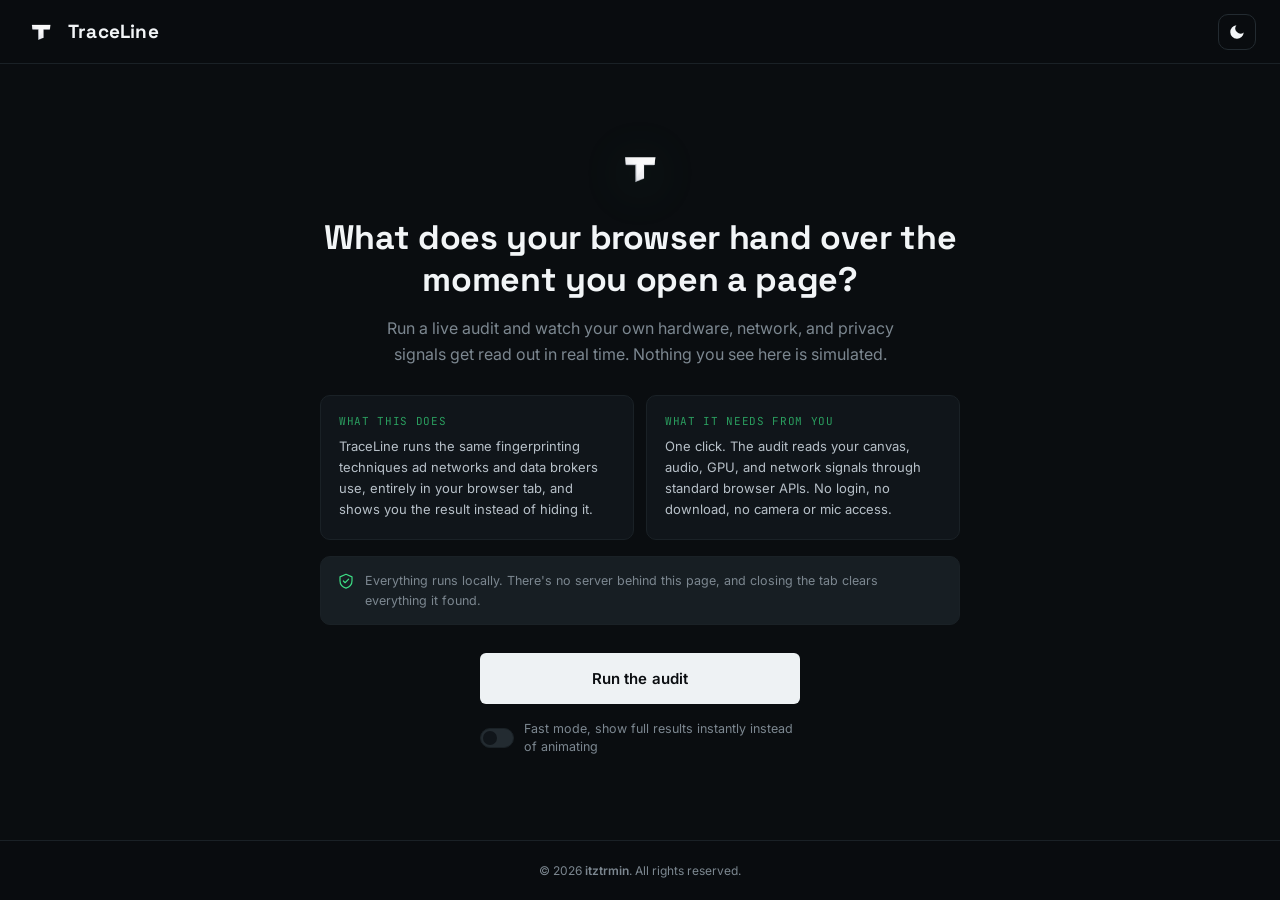
<file: index.html>
<!DOCTYPE html>
<html lang="en">
<head>
    <meta charset="UTF-8">
    <meta name="viewport" content="width=device-width, initial-scale=1.0, maximum-scale=1.0, user-scalable=no">
    <meta name="description" content="See exactly what a website can learn about your browser in one click. Real fingerprinting techniques, a live privacy score, and no data leaves your device.">
    <meta property="og:title" content="TraceLine, browser fingerprint audit">
    <meta property="og:description" content="See exactly what a website can learn about your browser in one click. Real fingerprinting techniques, a live privacy score, and no data leaves your device.">
    <meta property="og:image" content="assets/icons/favicon-512.png">
    <meta property="og:type" content="website">
    <meta name="theme-color" content="#0a0d10">
    <title>TraceLine, browser fingerprint audit</title>

    <link rel="icon" type="image/png" sizes="16x16" href="assets/icons/favicon-16.png">
    <link rel="icon" type="image/png" sizes="32x32" href="assets/icons/favicon-32.png">
    <link rel="icon" type="image/png" sizes="48x48" href="assets/icons/favicon-48.png">
    <link rel="apple-touch-icon" sizes="180x180" href="assets/icons/favicon-180.png">
    <link rel="icon" type="image/png" sizes="192x192" href="assets/icons/favicon-192.png">

    <link rel="preconnect" href="https://fonts.googleapis.com">
    <link rel="preconnect" href="https://fonts.gstatic.com" crossorigin>
    <link href="https://fonts.googleapis.com/css2?family=Space+Grotesk:wght@500;600;700&family=Inter:wght@400;500;600&family=JetBrains+Mono:wght@400;500;600&display=swap" rel="stylesheet">

    <link rel="stylesheet" href="css/base.css">
    <link rel="stylesheet" href="css/components.css">
    <link rel="stylesheet" href="css/terminal.css">
    <link rel="stylesheet" href="css/scorecards.css">
    <link rel="stylesheet" href="css/location.css">
</head>
<body>

<div id="ad-trap" class="ad-trap ad-banner ad-sponsor adsbox doubleclick ad-placeholder"></div>

<nav>
    <div class="brand">
        <img src="assets/icons/favicon-64.png" alt="" class="brand-mark" width="34" height="34">
        <span>TraceLine</span>
    </div>
    <button class="theme-toggle" id="theme-btn" aria-label="Toggle theme">
        <svg class="icon-moon" viewBox="0 0 24 24" xmlns="http://www.w3.org/2000/svg" aria-hidden="true">
            <path d="M21 12.79A9 9 0 1 1 11.21 3 7 7 0 0 0 21 12.79z"/>
        </svg>
        <svg class="icon-sun" viewBox="0 0 24 24" xmlns="http://www.w3.org/2000/svg" aria-hidden="true">
            <circle cx="12" cy="12" r="5"/>
            <line x1="12" y1="1" x2="12" y2="3"/><line x1="12" y1="21" x2="12" y2="23"/>
            <line x1="4.22" y1="4.22" x2="5.64" y2="5.64"/><line x1="18.36" y1="18.36" x2="19.78" y2="19.78"/>
            <line x1="1" y1="12" x2="3" y2="12"/><line x1="21" y1="12" x2="23" y2="12"/>
            <line x1="4.22" y1="19.78" x2="5.64" y2="18.36"/><line x1="18.36" y1="5.64" x2="19.78" y2="4.22"/>
        </svg>
    </button>
</nav>

<main>
    <div id="hero-container">
        <div class="hero-mark" aria-hidden="true">
            <img src="assets/icons/favicon-192.png" alt="" width="56" height="56">
        </div>

        <h1 class="title">What does your browser hand over the moment you open a page?</h1>
        <p class="subtitle">Run a live audit and watch your own hardware, network, and privacy signals get read out in real time. Nothing you see here is simulated.</p>

        <div class="info-row">
            <div class="info-card">
                <div class="info-card-label">What this does</div>
                <p>TraceLine runs the same fingerprinting techniques ad networks and data brokers use, entirely in your browser tab, and shows you the result instead of hiding it.</p>
            </div>
            <div class="info-card">
                <div class="info-card-label">What it needs from you</div>
                <p>One click. The audit reads your canvas, audio, GPU, and network signals through standard browser APIs. No login, no download, no camera or mic access.</p>
            </div>
        </div>

        <div class="privacy-note">
            <svg viewBox="0 0 24 24" fill="none" stroke="currentColor" stroke-width="1.6" stroke-linecap="round" stroke-linejoin="round" aria-hidden="true">
                <path d="M12 3 20 6.5v5.3c0 5-3.4 8.4-8 9.7-4.6-1.3-8-4.7-8-9.7V6.5Z"/>
                <path d="M8.5 12l2.3 2.3L15.5 9.5"/>
            </svg>
            <span>Everything runs locally. There's no server behind this page, and closing the tab clears everything it found.</span>
        </div>

        <button class="cta-btn" id="trap-button">Run the audit</button>

        <label class="fast-mode-toggle" for="fast-mode-checkbox">
            <input type="checkbox" id="fast-mode-checkbox">
            <span class="fast-mode-track" aria-hidden="true"><span class="fast-mode-thumb"></span></span>
            <span class="fast-mode-text">Fast mode, show full results instantly instead of animating</span>
        </label>
    </div>

    <div id="results-container">
        <div id="terminal-wrapper">
            <div id="terminal-titlebar">
                <span class="term-dot term-dot-red"></span>
                <span class="term-dot term-dot-yellow"></span>
                <span class="term-dot term-dot-green"></span>
                <span id="terminal-title-text">traceline / diagnostic shell</span>
            </div>
            <div id="terminal-output" role="log" aria-live="polite" aria-label="Security audit output"></div>
        </div>

        <div id="score-section" style="display:none"></div>

        <div id="location-section" style="display:none"></div>

        <div class="badge-row" id="badge-row">
            <button type="button" class="badge-btn" id="badge-miku" aria-label="Reload page">
                <img src="assets/badges/miku-approved.png" alt="This site is Miku approved" width="88" height="31" loading="lazy">
            </button>
            <button type="button" class="badge-btn" id="badge-css" aria-label="Reload page">
                <img src="assets/badges/css-awesome.png" alt="CSS is awesome" width="88" height="31" loading="lazy">
            </button>
        </div>

        <div class="bottom-actions">
            <button class="back-btn" id="back-btn">Back to start</button>
        </div>
    </div>
</main>

<footer>
    &copy; 2026 <a href="https://trmin.pages.dev" target="_blank" rel="noopener">itztrmin</a>. All rights reserved.
</footer>

<script src="js/core/theme.js"></script>
<script src="js/core/tl.js"></script>
<script src="js/engine/geo.js"></script>
<script src="js/engine/canvas.js"></script>
<script src="js/engine/audio.js"></script>
<script src="js/engine/gpu.js"></script>
<script src="js/engine/media.js"></script>
<script src="js/engine/system.js"></script>
<script src="js/engine/privacy.js"></script>
<script src="js/engine/collect.js"></script>
<script src="js/ui/terminal.js"></script>
<script src="js/ui/score.js"></script>
<script src="js/ui/scorecards.js"></script>
<script src="js/ui/location.js"></script>
<script src="js/ui/app.js"></script>
</body>
</html>
</file>
<file: css/base.css>
:root {
    --bg-color: #0a0d10;
    --bg-raised: #10151a;
    --text-color: #b7c0c8;
    --text-dim: #7c8790;
    --heading-color: #f2f5f7;
    --nav-bg: rgba(10, 13, 16, 0.85);
    --border-color: #232b31;
    --border-soft: #1a2126;
    --box-bg: #10151a;
    --btn-bg: #eef2f4;
    --btn-text: #0a0d10;
    --btn-hover: #ffffff;
    --btn-disabled: #1c2328;
    --btn-disabled-text: #4c565e;
    --term-bg: #0c1013;
    --term-text: #d7dee2;
    --term-cursor: #6b7680;
    --highlight-bg: #171e23;
    --link-color: #7c8790;
    --link-hover: #f2f5f7;
    --accent: #3ddc84;
    --accent-dim: #2a9e5f;
    --accent-red: #e8604a;
    --accent-amber: #e8b347;
    --font-mono: 'JetBrains Mono', 'SFMono-Regular', Consolas, Menlo, monospace;
    --font-sans: 'Inter', -apple-system, BlinkMacSystemFont, 'Segoe UI', Roboto, Helvetica, Arial, sans-serif;
    --font-display: 'Space Grotesk', 'Inter', sans-serif;
    --nav-height: 64px;
    --radius-sm: 6px;
    --radius-md: 10px;
    --radius-lg: 16px;
    --transition-fast: 0.16s ease;
    --transition-med: 0.3s cubic-bezier(0.4, 0, 0.2, 1);
}

body.light-mode {
    --bg-color: #f6f5f1;
    --bg-raised: #ffffff;
    --text-color: #3a4147;
    --text-dim: #6b7580;
    --heading-color: #0e1216;
    --nav-bg: rgba(246, 245, 241, 0.85);
    --border-color: #e0ded6;
    --border-soft: #eae8e1;
    --box-bg: #ffffff;
    --btn-bg: #0e1216;
    --btn-text: #f6f5f1;
    --btn-hover: #262c31;
    --btn-disabled: #e0ded6;
    --btn-disabled-text: #9b9b93;
    --term-bg: #ffffff;
    --term-text: #262c31;
    --term-cursor: #0e1216;
    --highlight-bg: #f1efe9;
    --link-color: #6b7580;
    --link-hover: #0e1216;
    --accent-dim: #1e8a52;
}

*,
*::before,
*::after {
    box-sizing: border-box;
}

html {
    scroll-behavior: smooth;
}

@media (prefers-reduced-motion: reduce) {
    html { scroll-behavior: auto; }
    *, *::before, *::after {
        animation-duration: 0.01ms !important;
        animation-iteration-count: 1 !important;
        transition-duration: 0.01ms !important;
        scroll-behavior: auto !important;
    }
}

body {
    background-color: var(--bg-color);
    color: var(--text-color);
    font-family: var(--font-sans);
    margin: 0;
    padding: 0;
    display: flex;
    flex-direction: column;
    min-height: 100vh;
    max-width: 100vw;
    overflow-x: hidden;
    transition: background-color var(--transition-med), color var(--transition-med);
}

main {
    flex: 1;
    display: flex;
    flex-direction: column;
    align-items: center;
    width: 100%;
    margin-top: var(--nav-height);
    padding: 32px 20px;
}

footer {
    width: 100%;
    text-align: center;
    padding: 22px;
    font-size: 12px;
    color: var(--text-dim);
    border-top: 1px solid var(--border-soft);
    margin-top: auto;
    background-color: var(--nav-bg);
    backdrop-filter: blur(8px);
    -webkit-backdrop-filter: blur(8px);
}

footer a {
    color: var(--link-color);
    text-decoration: none;
    font-weight: 600;
    transition: color var(--transition-fast);
}

footer a:hover {
    color: var(--link-hover);
}

::selection {
    background: var(--accent);
    color: #0a0d10;
}

*:focus-visible {
    outline: 2px solid var(--accent);
    outline-offset: 2px;
}

@media (max-width: 600px) {
    main {
        padding: 24px 16px;
    }
}
</file>
<file: css/components.css>
nav {
    width: 100%;
    height: var(--nav-height);
    background-color: var(--nav-bg);
    border-bottom: 1px solid var(--border-soft);
    display: flex;
    justify-content: space-between;
    align-items: center;
    padding: 0 24px;
    position: fixed;
    top: 0;
    left: 0;
    z-index: 1000;
    backdrop-filter: blur(10px);
    -webkit-backdrop-filter: blur(10px);
}

.brand {
    display: flex;
    align-items: center;
    gap: 10px;
    font-family: var(--font-display);
    font-size: clamp(16px, 4vw, 19px);
    font-weight: 700;
    color: var(--heading-color);
    letter-spacing: 0.2px;
    flex-shrink: 0;
}

.brand-mark {
    display: block;
    border-radius: 8px;
    flex-shrink: 0;
}

.theme-toggle {
    background: none;
    border: 1px solid var(--border-color);
    border-radius: var(--radius-md);
    cursor: pointer;
    padding: 7px 9px;
    display: flex;
    align-items: center;
    justify-content: center;
    color: var(--heading-color);
    width: 38px;
    height: 36px;
    flex-shrink: 0;
    transition: border-color var(--transition-fast), opacity var(--transition-fast);
    position: relative;
    overflow: hidden;
}

.theme-toggle:hover {
    opacity: 0.7;
    border-color: var(--link-hover);
}

.theme-toggle svg {
    width: 18px;
    height: 18px;
    position: absolute;
    top: 50%;
    left: 50%;
    transform: translate(-50%, -50%);
    transition: opacity var(--transition-fast), transform var(--transition-med);
    pointer-events: none;
}

.icon-moon {
    opacity: 1;
    fill: currentColor;
}

.icon-sun {
    opacity: 0;
    fill: none;
    stroke: currentColor;
    stroke-width: 2;
    stroke-linecap: round;
}

body.light-mode .icon-moon { opacity: 0; }
body.light-mode .icon-sun  { opacity: 1; }


#hero-container {
    display: flex;
    flex-direction: column;
    align-items: center;
    justify-content: center;
    text-align: center;
    max-width: 640px;
    width: 100%;
    margin: auto;
    padding: 12px 0 20px;
}

.hero-mark {
    margin-bottom: 20px;
    filter: drop-shadow(0 8px 24px rgba(61, 220, 132, 0.18));
}

.hero-mark img {
    display: block;
    border-radius: 14px;
}

.title {
    font-family: var(--font-display);
    font-size: clamp(24px, 5.4vw, 34px);
    color: var(--heading-color);
    margin: 0 0 14px;
    font-weight: 700;
    letter-spacing: -0.01em;
    line-height: 1.25;
}

.subtitle {
    font-size: clamp(14px, 3.6vw, 16px);
    color: var(--text-dim);
    line-height: 1.6;
    margin: 0 0 28px;
    max-width: 520px;
}

.info-row {
    display: grid;
    grid-template-columns: 1fr 1fr;
    gap: 12px;
    width: 100%;
    margin-bottom: 16px;
}

.info-card {
    text-align: left;
    background: var(--box-bg);
    border: 1px solid var(--border-soft);
    border-radius: var(--radius-md);
    padding: 18px 18px 20px;
}

.info-card-label {
    font-family: var(--font-mono);
    font-size: 11px;
    letter-spacing: 0.06em;
    text-transform: uppercase;
    color: var(--accent-dim);
    margin-bottom: 8px;
}

.info-card p {
    font-size: 13px;
    line-height: 1.6;
    color: var(--text-color);
    margin: 0;
}

.privacy-note {
    display: flex;
    align-items: flex-start;
    gap: 10px;
    text-align: left;
    font-size: 12.5px;
    line-height: 1.55;
    color: var(--text-dim);
    padding: 14px 16px;
    border-radius: var(--radius-md);
    background: var(--highlight-bg);
    border: 1px solid var(--border-soft);
    width: 100%;
    margin-bottom: 28px;
}

.privacy-note svg {
    width: 18px;
    height: 18px;
    flex-shrink: 0;
    margin-top: 1px;
    color: var(--accent);
}

.cta-btn {
    background-color: var(--btn-bg);
    color: var(--btn-text);
    border: none;
    border-radius: var(--radius-sm);
    padding: 16px 32px;
    font-size: clamp(14px, 4vw, 15px);
    font-weight: 600;
    font-family: var(--font-sans);
    cursor: pointer;
    letter-spacing: 0.01em;
    transition: background-color var(--transition-fast), transform var(--transition-fast);
    width: 100%;
    max-width: 320px;
    display: block;
}

.cta-btn:hover:not(:disabled) {
    background-color: var(--btn-hover);
    transform: translateY(-2px);
}

.cta-btn:disabled {
    background-color: var(--btn-disabled);
    color: var(--btn-disabled-text);
    cursor: not-allowed;
    transform: none;
}

.fast-mode-toggle {
    display: flex;
    align-items: center;
    gap: 10px;
    margin-top: 16px;
    cursor: pointer;
    user-select: none;
    max-width: 320px;
}

.fast-mode-toggle input {
    position: absolute;
    opacity: 0;
    width: 0;
    height: 0;
}

.fast-mode-track {
    flex-shrink: 0;
    width: 34px;
    height: 20px;
    border-radius: 999px;
    background: var(--border-color);
    border: 1px solid var(--border-soft);
    position: relative;
    transition: background-color var(--transition-fast);
}

.fast-mode-thumb {
    position: absolute;
    top: 2px;
    left: 2px;
    width: 14px;
    height: 14px;
    border-radius: 50%;
    background: var(--bg-raised);
    transition: transform var(--transition-fast);
}

.fast-mode-toggle input:checked ~ .fast-mode-track {
    background: var(--accent);
}

.fast-mode-toggle input:checked ~ .fast-mode-track .fast-mode-thumb {
    transform: translateX(14px);
}

.fast-mode-toggle input:focus-visible ~ .fast-mode-track {
    outline: 2px solid var(--accent);
    outline-offset: 2px;
}

.fast-mode-text {
    font-size: 12.5px;
    line-height: 1.4;
    color: var(--text-dim);
    text-align: left;
}

#results-container {
    display: none;
    width: 100%;
    max-width: 900px;
    margin: 0 auto;
}

.badge-row {
    display: flex;
    justify-content: center;
    align-items: center;
    gap: 10px;
    margin-top: 32px;
    flex-wrap: wrap;
}

.badge-btn {
    background: none;
    border: none;
    padding: 0;
    line-height: 0;
    cursor: pointer;
    border-radius: 2px;
    transition: transform var(--transition-fast), opacity var(--transition-fast);
    opacity: 0.85;
}

.badge-btn:hover {
    transform: translateY(-2px);
    opacity: 1;
}

.badge-btn img {
    display: block;
    width: 88px;
    height: 31px;
    image-rendering: pixelated;
}

.bottom-actions {
    display: flex;
    flex-direction: column;
    align-items: center;
    margin-top: 20px;
    padding-top: 28px;
    border-top: 1px solid var(--border-soft);
}

.back-btn {
    background-color: transparent;
    color: var(--heading-color);
    border: 1px solid var(--border-color);
    border-radius: var(--radius-sm);
    padding: 13px 36px;
    font-size: clamp(13px, 4vw, 14px);
    font-weight: 600;
    font-family: var(--font-sans);
    cursor: pointer;
    transition: background-color var(--transition-fast), color var(--transition-fast), border-color var(--transition-fast);
    width: 100%;
    max-width: 280px;
}

.back-btn:hover {
    background-color: var(--heading-color);
    color: var(--bg-color);
    border-color: var(--heading-color);
}

.ad-trap {
    width: 1px;
    height: 1px;
    position: absolute;
    left: -9999px;
    top: -9999px;
    overflow: hidden;
    pointer-events: none;
}

@media (max-width: 620px) {
    nav {
        padding: 0 16px;
    }

    .info-row {
        grid-template-columns: 1fr;
    }
}
</file>
<file: css/terminal.css>
#terminal-wrapper {
    position: relative;
    width: 100%;
    margin-bottom: 40px;
    border-radius: var(--radius-lg);
    overflow: hidden;
    box-shadow: 0 0 0 1px var(--border-color), 0 16px 48px rgba(0,0,0,0.4);
}

#terminal-titlebar {
    background-color: #1e1e1e;
    padding: 0 14px;
    display: flex;
    align-items: center;
    gap: 8px;
    border-bottom: 1px solid #2a2a2a;
    height: 38px;
    min-height: 38px;
    max-height: 38px;
    overflow: hidden;
}

body.light-mode #terminal-titlebar {
    background-color: #d0d0d0;
    border-bottom-color: #b8b8b8;
}

.term-dot {
    width: 12px;
    height: 12px;
    border-radius: 50%;
    flex-shrink: 0;
}

.term-dot-red    { background: #ff5f57; }
.term-dot-yellow { background: #febc2e; }
.term-dot-green  { background: #28c840; }

#terminal-title-text {
    font-size: 11px;
    color: #666;
    letter-spacing: 0.5px;
    font-family: var(--font-mono);
    white-space: nowrap;
    overflow: hidden;
    text-overflow: ellipsis;
    flex: 1 1 0;
    min-width: 0;
}

body.light-mode #terminal-title-text {
    color: #888;
}

.copy-log-btn {
    margin-left: auto;
    flex-shrink: 0;
    background: transparent;
    color: var(--link-color);
    border: 1px solid var(--border-color);
    border-radius: var(--radius-sm);
    padding: 3px 10px;
    font-size: 10px;
    font-family: inherit;
    letter-spacing: 1px;
    cursor: pointer;
    text-transform: uppercase;
    white-space: nowrap;
    transition: color var(--transition-fast), border-color var(--transition-fast);
}

.copy-log-btn:hover {
    color: var(--link-hover);
    border-color: var(--link-hover);
}

#terminal-output {
    background-color: var(--term-bg);
    padding: 16px 18px 22px;
    white-space: pre-wrap;
    overflow-wrap: break-word;
    font-size: clamp(10px, 2.2vw, 13px);
    font-family: var(--font-mono);
    line-height: 1.7;
    color: var(--term-text);
    min-height: 260px;
    height: 60vh;
    max-height: 600px;
    overflow-y: auto;
    overflow-x: auto;
    width: 100%;
    box-sizing: border-box;
    scrollbar-width: thin;
    scrollbar-color: var(--border-color) transparent;
    transition: background-color var(--transition-med), color var(--transition-med);
}

#terminal-output .tl-banner {
    display: block;
    white-space: pre;
    overflow-x: auto;
    max-width: 100%;
}

#terminal-output::-webkit-scrollbar       { width: 6px; }
#terminal-output::-webkit-scrollbar-track { background: transparent; }
#terminal-output::-webkit-scrollbar-thumb { background-color: var(--border-color); border-radius: 3px; }

#terminal-output::after {
    content: '\2588';
    animation: blink 1s step-start infinite;
    color: var(--term-cursor);
    margin-left: 2px;
}

.typing-complete::after { display: none; }

@keyframes blink { 50% { opacity: 0; } }

@media (max-width: 480px) {
    #terminal-output {
        font-size: 10px;
        padding: 12px 12px 18px;
        height: 55vh;
        max-height: 480px;
        line-height: 1.6;
    }

    #terminal-title-text {
        font-size: 10px;
        letter-spacing: 0;
    }

    .copy-log-btn {
        font-size: 9px;
        padding: 2px 8px;
    }
}
</file>
<file: css/scorecards.css>
#score-section {
    width: 100%;
    margin-bottom: 8px;
}

.score-heading {
    margin-bottom: 20px;
}

.score-heading-eyebrow {
    font-family: var(--font-mono);
    font-size: 11px;
    letter-spacing: 0.1em;
    text-transform: uppercase;
    color: var(--accent-dim);
    margin-bottom: 6px;
}

.score-heading-title {
    font-family: var(--font-display);
    font-size: clamp(20px, 5vw, 26px);
    font-weight: 700;
    color: var(--heading-color);
    margin: 0;
    letter-spacing: -0.01em;
}

.score-desc {
    font-size: 13px;
    line-height: 1.6;
    color: var(--text-dim);
    max-width: 68ch;
    margin: 10px 0 20px;
}


.overall-card {
    display: flex;
    align-items: center;
    gap: 28px;
    background: var(--box-bg);
    border: 1px solid var(--border-soft);
    border-radius: var(--radius-lg);
    padding: 28px;
    margin-bottom: 20px;
}

.overall-ring-wrap {
    position: relative;
    flex-shrink: 0;
    width: 148px;
    height: 148px;
}

.overall-ring-center {
    position: absolute;
    inset: 0;
    display: flex;
    flex-direction: column;
    align-items: center;
    justify-content: center;
}

.overall-number {
    font-family: var(--font-display);
    font-size: 38px;
    font-weight: 700;
    line-height: 1;
}

.overall-denom {
    font-family: var(--font-mono);
    font-size: 12px;
    color: var(--text-dim);
    margin-top: 2px;
}

.overall-info {
    min-width: 0;
}

.overall-eyebrow {
    font-family: var(--font-mono);
    font-size: 11px;
    letter-spacing: 0.08em;
    text-transform: uppercase;
    color: var(--text-dim);
    margin-bottom: 6px;
}

.overall-grade {
    font-family: var(--font-display);
    font-size: clamp(26px, 6vw, 34px);
    font-weight: 700;
    line-height: 1.1;
    margin-bottom: 6px;
    min-height: 1.1em;
}

.overall-verdict {
    font-size: 13.5px;
    line-height: 1.55;
    color: var(--text-color);
    margin: 0;
    max-width: 40ch;
    min-height: 1.55em;
}


.ring {
    display: block;
    flex-shrink: 0;
}

.ring-track {
    fill: none;
    stroke: var(--border-color);
}

.ring-fill {
    fill: none;
    stroke-linecap: round;
    transition: stroke-dashoffset 0.9s cubic-bezier(0.4, 0, 0.2, 1);
}


.cat-grid {
    display: grid;
    grid-template-columns: repeat(2, 1fr);
    gap: 14px;
}

.cat-card {
    background: var(--box-bg);
    border: 1px solid var(--border-soft);
    border-radius: var(--radius-lg);
    padding: 20px;
    opacity: 0;
    transform: translateY(8px);
    animation: cat-card-in 0.45s cubic-bezier(0.4, 0, 0.2, 1) forwards;
}

.cat-card.is-pending .cat-score {
    color: var(--text-dim);
}

@keyframes cat-card-in {
    to {
        opacity: 1;
        transform: translateY(0);
    }
}

@media (prefers-reduced-motion: reduce) {
    .cat-card {
        animation: none;
        opacity: 1;
        transform: none;
    }
}

.cat-card-top {
    display: flex;
    align-items: flex-start;
    justify-content: space-between;
    margin-bottom: 14px;
}

.cat-icon {
    width: 34px;
    height: 34px;
    display: flex;
    align-items: center;
    justify-content: center;
    color: var(--heading-color);
}

.cat-icon svg {
    width: 22px;
    height: 22px;
}

.cat-label {
    font-family: var(--font-display);
    font-size: 15px;
    font-weight: 700;
    color: var(--heading-color);
    margin-bottom: 2px;
}

.cat-score-row {
    display: flex;
    align-items: baseline;
    justify-content: space-between;
    margin-bottom: 14px;
}

.cat-score {
    font-family: var(--font-mono);
    font-size: 12px;
    font-weight: 600;
}

.cat-points {
    font-family: var(--font-mono);
    font-size: 11px;
    font-weight: 500;
    color: var(--text-dim);
    background: var(--border-soft);
    padding: 2px 7px;
    border-radius: 999px;
}

.cat-checks {
    list-style: none;
    margin: 0;
    padding: 12px 0 0;
    border-top: 1px solid var(--border-soft);
    display: flex;
    flex-direction: column;
    gap: 8px;
}

.cat-check {
    display: flex;
    align-items: flex-start;
    gap: 8px;
    font-size: 12.5px;
    line-height: 1.45;
    color: var(--text-color);
}

.cat-check-dot {
    width: 7px;
    height: 7px;
    border-radius: 50%;
    margin-top: 5px;
    flex-shrink: 0;
}

.cat-check-label {
    flex: 1;
    min-width: 0;
}

.cat-check-pts {
    font-family: var(--font-mono);
    font-size: 11px;
    font-weight: 600;
    flex-shrink: 0;
}

.cat-check.is-good .cat-check-dot { background: var(--accent); }
.cat-check.is-good .cat-check-pts { color: var(--accent); }
.cat-check.is-bad  .cat-check-dot { background: var(--accent-red); }
.cat-check.is-bad  .cat-check-label { color: var(--text-dim); }
.cat-check.is-bad  .cat-check-pts { color: var(--text-dim); }

@media (max-width: 640px) {
    .overall-card {
        flex-direction: column;
        text-align: center;
        gap: 18px;
    }

    .overall-info {
        display: flex;
        flex-direction: column;
        align-items: center;
    }

    .cat-grid {
        grid-template-columns: 1fr;
    }
}
</file>
<file: css/location.css>
#location-section {
    width: 100%;
    margin-top: 28px;
    margin-bottom: 8px;
}

.geo-card {
    background: var(--box-bg);
    border: 1px solid var(--border-soft);
    border-radius: var(--radius-lg);
    padding: 28px;
}

.geo-note {
    display: flex;
    gap: 10px;
    font-size: 12.5px;
    line-height: 1.55;
    color: var(--text-color);
    background: var(--bg-raised);
    border: 1px solid var(--border-soft);
    border-left: 2px solid var(--text-dim);
    border-radius: var(--radius-sm);
    padding: 12px 14px;
    margin: 0 0 20px;
}

.geo-body {
    display: grid;
    grid-template-columns: 1.4fr 1fr;
    gap: 18px;
}

.geo-map-wrap {
    border-radius: var(--radius-sm);
    overflow: hidden;
    border: 1px solid var(--border-soft);
    position: relative;
    isolation: isolate;
}

.geo-map {
    width: 100%;
    height: 280px;
    background: var(--bg-raised);
}

.geo-map-empty {
    display: flex;
    align-items: center;
    justify-content: center;
    text-align: center;
    padding: 20px;
    font-size: 13px;
    color: var(--text-dim);
}

.geo-map-loading {
    position: relative;
    display: flex;
    align-items: center;
    justify-content: center;
    overflow: hidden;
}

.geo-map-pulse {
    position: absolute;
    inset: 0;
    background: linear-gradient(90deg, var(--bg-raised) 25%, var(--border-soft) 50%, var(--bg-raised) 75%);
    background-size: 200% 100%;
    animation: geo-shimmer 1.6s ease-in-out infinite;
}

.geo-map-loading-text {
    position: relative;
    z-index: 1;
    font-family: var(--font-mono);
    font-size: 12px;
    color: var(--text-dim);
    background: var(--box-bg);
    padding: 6px 12px;
    border-radius: 999px;
    border: 1px solid var(--border-soft);
}

@keyframes geo-shimmer {
    0%   { background-position: 200% 0; }
    100% { background-position: -200% 0; }
}

.geo-stats {
    display: flex;
    flex-direction: column;
    gap: 10px;
}

.geo-stat-pair {
    display: grid;
    grid-template-columns: 1fr 1fr;
    gap: 10px;
}

.geo-stat {
    display: flex;
    flex-direction: column;
    gap: 4px;
    padding: 12px 14px;
    background: var(--bg-raised);
    border: 1px solid var(--border-soft);
    border-radius: var(--radius-sm);
}

.geo-stat-label {
    font-family: var(--font-mono);
    font-size: 10.5px;
    letter-spacing: 0.06em;
    text-transform: uppercase;
    color: var(--text-dim);
}

.geo-stat-value {
    font-family: var(--font-mono);
    font-size: 13.5px;
    font-weight: 600;
    color: var(--heading-color);
    word-break: break-word;
    line-height: 1.35;
}

.geo-skel {
    display: block;
    height: 13px;
    width: 70%;
    border-radius: 4px;
    background: linear-gradient(90deg, var(--border-soft) 25%, var(--border-color) 50%, var(--border-soft) 75%);
    background-size: 200% 100%;
    animation: geo-shimmer 1.6s ease-in-out infinite;
}

.geo-stat.is-loading .geo-stat-label {
    opacity: 0.6;
}

@media (prefers-reduced-motion: reduce) {
    .geo-map-pulse,
    .geo-skel {
        animation: none;
    }
}

@media (max-width: 640px) {
    .geo-card {
        padding: 20px;
    }

    .geo-body {
        grid-template-columns: 1fr;
    }

    .geo-stat-pair {
        grid-template-columns: 1fr 1fr;
    }

    .geo-map {
        height: 220px;
    }
}
</file>
